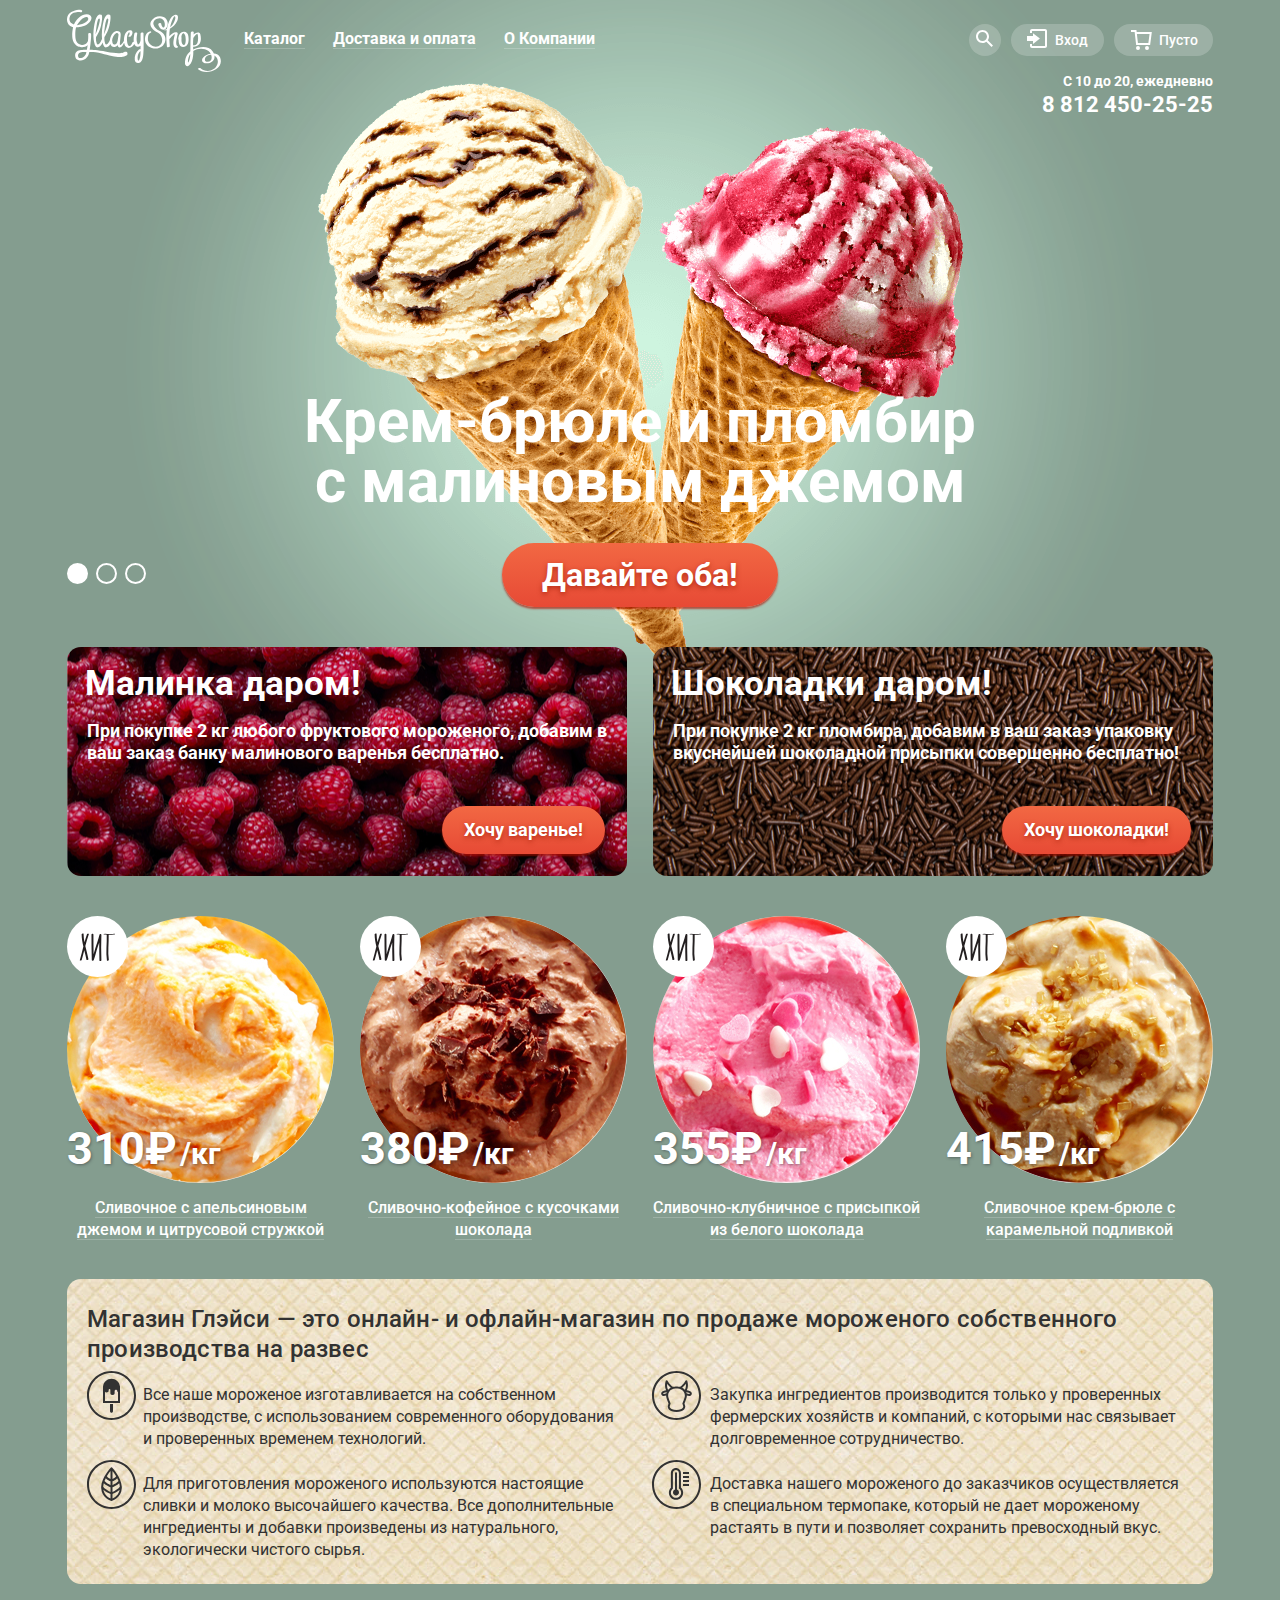
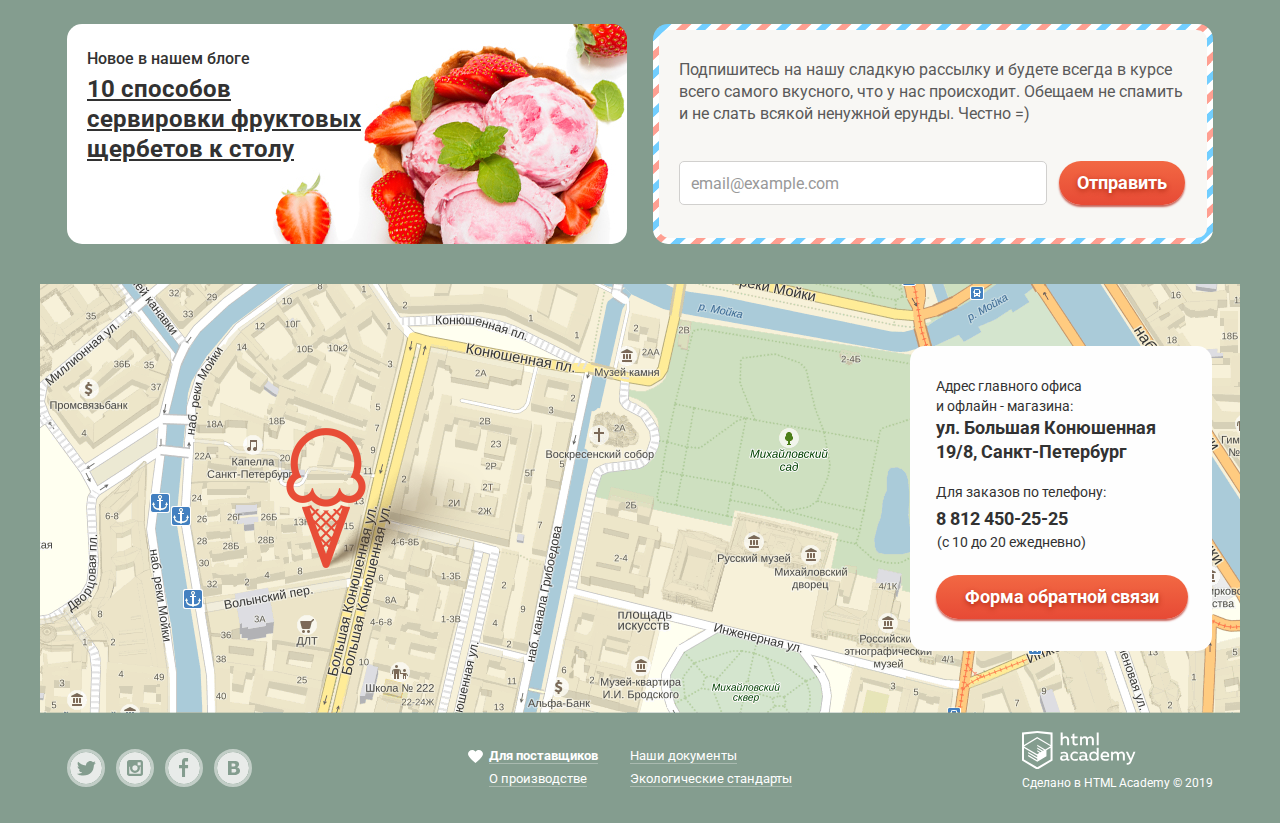
<file: index.html>
<!DOCTYPE html>
<html lang="ru">

<head>
  <meta charset="utf-8">
  <title>HTML Academy: Глейси</title>
  <link href="https://fonts.googleapis.com/css?family=Roboto:400,500,700&display=swap&subset=cyrillic" rel="stylesheet">
  <link href="css/normalize.min.css" rel="stylesheet">
  <link href="css/style.min.css" rel="stylesheet">
</head>

<body>
  <input class="visually-hidden" type="radio" id="product-1" name="toggle" checked>
  <input class="visually-hidden" type="radio" id="product-2" name="toggle">
  <input class="visually-hidden" type="radio" id="product-3" name="toggle">

  <div class="site-wrapper">

    <header>
      <div class="header-wrapper">
        <nav class="main-navigation">

          <div class="main-logo-container">
            <img src="img/main-logo.svg" class="main-logo" alt="Логотип интернет-магазина Gllacy" width="154"
              height="64">
          </div>

          <ul class="site-navigation">
            <li class="site-navigation-catalog"><a href="catalog.html" class="site-navigation-item">Каталог</a>
              <!--ВЫПАДАЮЩЕЕ ПОДМЕНЮ КАТАЛОГА-->
              <ul class="menu-catalog">
                <li><a href="#" class="menu-catalog-item new-item">Новинки</a></li>
                <li><a href="catalog.html" class="menu-catalog-item">Сливочное</a></li>
                <li><a href="#" class="menu-catalog-item">Щербеты</a></li>
                <li><a href="#" class="menu-catalog-item">Фруктовый лёд</a></li>
                <li><a href="#" class="menu-catalog-item menu-catalog-item-last">Мелорин</a></li>
              </ul>
            </li>
            <li><a href="#" class="site-navigation-item">Доставка и оплата</a></li>
            <li><a href="#" class="site-navigation-item">О Компании</a></li>
          </ul>
          <ul class="user-navigation">
            <li>
              <!--ФОРМА ПОИСКА-->
              <div class="search">
                <h2 class="visually-hidden">Форма поиска</h2>
                <a href="#" class="user-navigation-item">
                  <svg width="17" height="17" viewBox="0 0 17 17">
                    <path d="M16.958,15.527L11.75,10.32C12.533,9.247,13,7.93,13,6.5C13,2.91,10.09,0,6.5,0S0,2.91,0,6.5
		S2.91,13,6.5,13c1.438,0,2.763-0.473,3.839-1.263l5.205,5.204L16.958,15.527z M6.5,11C4.019,11,2,8.981,2,6.5S4.019,2,6.5,2
		S11,4.019,11,6.5S8.981,11,6.5,11z" />
                  </svg></a>
                <div class="search-form">
                  <form action="https://echo.htmlacademy.ru" method="post">

                    <label for="search"></label>
                    <input type="search" id="search" placeholder="Крем-брюле">

                    <button type="submit" class="visually-hidden"></button>
                  </form>
                </div>
              </div>
            </li>

            <li>
              <!--ВХОД В ЛИЧНЫЙ КАБИНЕТ-->
              <div class="user-account">
                <h2 class="visually-hidden">Вход в личный кабинет</h2>
                <a href="#" class="user-navigation-item">
                  <svg width="21" height="19" viewBox="0 0 21 19">
                    <polygon points="6,14.875 12.917,9.5 6,4.125 6,7.042 -0.042,7.042 -0.042,11.959 6,11.959 " />
                    <path
                      d="M18,0H5C3.9,0,3,0.9,3,2v2h2V2h13v15H5v-2H3v2c0,1.1,0.9,2,2,2h13c1.1,0,2-0.9,2-2V2C20,0.9,19.1,0,18,0z" />
                  </svg>Вход</a>
                <div class="login-form">
                  <form action="https://echo.htmlacademy.ru" method="post">
                    <input type="email" name="login" placeholder="email@example.com">
                    <input type="password" name="password" placeholder="••••••••">
                    <button type="button" class="button login-button">Войти</button>
                  </form>
                  <div class="login-link">
                    <a href="#">Забыли пароль?</a>
                    <a href="#">Новая регистрация</a>
                  </div>
                </div>
              </div>
            </li>

            <li>
              <!--КОРЗИНА-->
              <div class="cart">
                <h2 class="visually-hidden">Корзина</h2>
                <a href="#" class="user-navigation-item empty-cart">
                  <svg width="21" height="20" viewBox="0 0 21 20">
                    <path
                      d="M5.657,2.031L5.422,0H0v2h3.64l1.5,13h13.988l1.699-12.969H5.657z M17.372,13H6.922L5.888,4.031h12.66L17.372,13z" />
                    <circle cx="6.984" cy="18" r="2" />
                    <circle cx="15.984" cy="18" r="2" />
                  </svg>Пусто</a>
              </div>
            </li>
          </ul>

        </nav>

        <div class="working-time-index-container">
          <div class="working-time">
            <span>С 10 до 20, ежедневно</span>
            <span><a href="tel:+88124502525">8 812 450-25-25</a></span>
          </div>
        </div>

      </div>
    </header>

    <main>
      <div class="page-wrapper">

        <section class="slider">
          <h1 class="visually-hidden">интернет-магазин Gllacy</h1>
          <div class="slider-controls">
            <label for="product-1">Первый</label>
            <label for="product-2">Второй</label>
            <label for="product-3">Третий</label>
          </div>
          <ul class="slider-list">
            <li class="slider-item slide" id="slide1">
              <h3 class="slider-title">
                Крем-брюле и пломбир с малиновым джемом
              </h3>
              <a class="button slider-button" href="#">Давайте оба!</a>
            </li>
            <li class="slider-item slide" id="slide2">
              <h3 class="slider-title">
                Шоколадный пломбир и лимонный сорбет
              </h3>
              <a class="button slider-button" href="#">Давайте оба!</a>
            </li>
            <li class="slider-item slide" id="slide3">
              <h3 class="slider-title">
                Пломбир с помадкой и клубничный щербет
              </h3>
              <a class="button slider-button" href="#">Давайте оба!</a>
            </li>
          </ul>
        </section>

        <div class="action-wrapper">
          <article class="action action-raspberry info">
            <h1 class="action-title">Малинка даром!</h1>
            <p class="action-description">
              При покупке 2 кг любого фруктового мороженого, добавим в ваш заказ
              банку малинового варенья бесплатно.
            </p>
            <a href="#" class="button raspberry-button">Хочу варенье!</a>
          </article>

          <article class="action action-choko info">
            <h1 class="action-title">Шоколадки даром!</h1>
            <p class="action-description">
              При покупке 2 кг пломбира, добавим в ваш заказ упаковку вкуснейшей
              шоколадной присыпки совершенно бесплатно!
            </p>
            <a href="#" class="button choko-button">Хочу шоколадки!</a>
          </article>
        </div>

        <section class="hits">
          <h2 class="visually-hidden">Наши хиты</h2>
          <ul class="catalog-list">
            <li class="card-item">
              <img src="img/creamy-orange.jpg" alt="Сливочное с апельсиновым джемом и цитрусовой стружкой" width="267"
                height="267">
              <div class="ice-cream-price">
                <span>310&#8381;</span><span class="kilo">/кг</span>
              </div>
              <p>
                <a href="#" class="catalog-item">Сливочное с апельсиновым джемом и цитрусовой стружкой</a>
              </p>
              <button type="button" class="button quick-view-button">Быстрый просмотр</button>
            </li>
            <li class="card-item">
              <img src="img/creamy-coffee.jpg" alt="Сливочно-кофейное с кусочками шоколада" width="267" height="267">
              <div class="ice-cream-price">
                <span>380&#8381;</span><span class="kilo">/кг</span>
              </div>
              <p>
                <a href="#" class="catalog-item">Сливочно-кофейное с кусочками шоколада</a>
              </p>
              <button type="button" class="button quick-view-button">Быстрый просмотр</button>
            </li>
            <li class="card-item">
              <img src="img/creamy-strawberry.jpg" alt="Сливочно-клубничное с присыпкой из белого шоколада" width="267"
                height="267">
              <div class="ice-cream-price">
                <span>355&#8381;</span><span class="kilo">/кг</span>
              </div>
              <p>
                <a href="#" class="catalog-item">Сливочно-клубничное с присыпкой из белого шоколада</a>
              </p>
              <button type="button" class="button quick-view-button">Быстрый просмотр</button>
            </li>
            <li class="card-item">
              <img src="img/creme-brulee.jpg" alt="Сливочное крем-брюле с карамельной подливкой" width="267"
                height="267">
              <div class="ice-cream-price">
                <span>415&#8381;</span><span class="kilo">/кг</span>
              </div>
              <p>
                <a href="#" class="catalog-item">Сливочное крем-брюле с карамельной подливкой</a>
              </p>
              <button type="button" class="button quick-view-button">Быстрый просмотр</button>
            </li>
          </ul>
        </section>

        <section class="about">
          <h2>
            Магазин Глэйси — это онлайн- и офлайн-магазин по продаже мороженого
            собственного производства на развес
          </h2>
          <ul class="feature-list">
            <li class="feature production">
              Все наше мороженое изготавливается на собственном производстве, с
              использованием современного оборудования и проверенных временем
              технологий.
            </li>
            <li class="feature suppliers">
              Закупка ингредиентов производится только у проверенных фермерских
              хозяйств и компаний, с которыми нас связывает долговременное
              сотрудничество.
            </li>
            <li class="feature components">
              Для приготовления мороженого используются настоящие сливки и молоко
              высочайшего качества. Все дополнительные ингредиенты и добавки
              произведены из натурального, экологически чистого сырья.
            </li>
            <li class="feature transportation">
              Доставка нашего мороженого до заказчиков осуществляется в
              специальном термопаке, который не дает мороженому растаять в пути и
              позволяет сохранить превосходный вкус.
            </li>
          </ul>
        </section>

        <div class="info-wrapper">
          <article class="news">
            <h1 class="news-title">Новое в нашем блоге</h1>
            <a href="#">10 способов сервировки фруктовых щербетов к столу</a>
          </article>

          <section class="mailing">
            <div class="mailing-container">
              <h2 class="visually-hidden">Подписка на рассылку</h2>
              <p>
                Подпишитесь на нашу сладкую рассылку и будете всегда в курсе всего
                самого вкусного, что у нас происходит. Обещаем не спамить и не слать
                всякой ненужной ерунды. Честно =)
              </p>
              <div class="subscribe-form">
                <form action="https://echo.htmlacademy.ru" method="post">
                  <input type="email" placeholder="email@example.com" required>
                  <button type="submit" class="button mailing-button">Отправить</button>
                </form>
              </div>
            </div>
          </section>
        </div>

      </div>

      <section class="address">
        <h2 class="visually-hidden">Наши контакты</h2>

        <iframe
          src="https://www.google.com/maps/embed?pb=!1m18!1m12!1m3!1d2826.4326645986766!2d30.324025639833913!3d59.938950160497924!2m3!1f0!2f0!3f0!3m2!1i1024!2i768!4f13.1!3m3!1m2!1s0x4696310fca5ba729%3A0xea9c53d4493c879f!2z0JHQvtC70YzRiNCw0Y8g0JrQvtC90Y7RiNC10L3QvdCw0Y8g0YPQuy4sIDE5LCDQodCw0L3QutGCLdCf0LXRgtC10YDQsdGD0YDQsywgMTkxMTg2!5e0!3m2!1sru!2sru!4v1582551754712!5m2!1sru!2sru"
          allowfullscreen=""></iframe>

        <div class="map">
          <div class="contacts">
            <p class="contacts-address"><span>Адрес главного офиса и офлайн - магазина:</span>ул. Большая Конюшенная
              19/8,
              Санкт-Петербург</p>
            <p class="contacts-phone"><span>Для заказов по телефону:</span><a href="tel:+88124502525">8 812
                450-25-25</a><span>(с 10 до 20
                ежедневно)</span></p>
            <a href="#" class="button feedback-button">Форма обратной связи</a>
          </div>
        </div>

      </section>

      <!--ДИАЛОГОВОЕ ОКНО ФОРМА ОБРАТНОЙ СВЯЗИ-->
      <div class="modal-dialog">
        <div class="form-wrapper">
          <h2 class="visually-hidden">Обратная связь</h2>
          <h3 class="feedback-title">Мы обязательно вам ответим!</h3>
          <form action="https://echo.htmlacademy.ru" method="post" class="feedback-form">
            <label for="name"><input id="name" type="text" name="userName" value="" placeholder="Имя Фамилия"></label>
            <label for="email"><input id="email" type="email" name="userEmail" value=""
                placeholder="email@example.com"></label>
            <textarea cols="35" rows="5" placeholder="В свободной форме" name="userMessage"></textarea>
            <button type="submit" class="button feedbacksend-button">Отправить</button>
          </form>
          <button type="button" class="modal-close"></button>
        </div>
      </div>
    </main>

    <footer>
      <div class="footer-wrapper">
        <ul class="social-list">
          <li>
            <a href="https://twitter.com/" aria-label="twitter" class="social-icon">
              <svg width="32" height="32" viewBox="0 0 32 32">
                <path
                  d="M16,0C7.164,0,0,7.164,0,16c0,8.837,7.164,16,16,16c8.837,0,16-7.163,16-16C32,7.164,24.837,0,16,0z
		 M23.944,12.809c-0.251,6.516-3.463,10.832-10.992,10.702c-0.14,0-0.205,0-0.233,0c-0.015,0-0.021,0-0.021,0
		c-0.029,0-0.094,0-0.232,0c-0.447,0-4.543-0.443-5.344-1.823c2.479,0.19,4.247-0.406,5.12-1.136
		c-1.048-0.289-2.923-0.461-3.251-2.848c0.384,0.104,0.618,0.221,1.299,0.113c-1.307-0.824-2.758-1.519-2.679-3.643
		c0.311,0.317,1.164,0.518,1.46,0.457c-0.768-0.233-2.149-3.244-0.974-4.781c1.984,1.79,4.075,3.482,7.804,3.643
		c0.227-2.214,1.24-3.699,3.168-4.325c1.84-0.479,3.255,0.26,3.901,1.138c0.737-0.224,1.453-0.466,2.193-0.685
		c-0.004,0.833-0.569,1.463-0.935,1.709c0.747,0.165,1.423-0.475,1.423-0.475C25.467,11.818,24.557,12.58,23.944,12.809z" />
              </svg>
            </a>
          </li>

          <li>
            <a href="https://instagram.com/" aria-label="instagram" class="social-icon">
              <svg width="32" height="32" viewBox="0 0 32 32">
                <path
                  d="M20.916,16c0,2.728-2.211,4.938-4.938,4.938S11.039,18.728,11.039,16c0-0.394,0.051-0.773,0.138-1.14h-0.897v6.838h11.396V14.86h-0.897C20.865,15.227,20.916,15.606,20.916,16z" />
                <path
                  d="M15.978,18.659c1.466,0,2.659-1.193,2.659-2.659s-1.193-2.659-2.659-2.659c-1.466,0-2.659,1.193-2.659,2.659S14.511,18.659,15.978,18.659z" />
                <rect x="18.637" y="10.302" width="3.039" height="3.039" />
                <path
                  d="M16,0C7.164,0,0,7.164,0,16c0,8.837,7.164,16,16,16c8.837,0,16-7.163,16-16C32,7.164,24.837,0,16,0zM23.955,21.698c0,1.254-1.025,2.279-2.279,2.279H10.279C9.026,23.978,8,22.952,8,21.698V10.302c0-1.253,1.026-2.279,2.279-2.279h11.396c1.254,0,2.279,1.026,2.279,2.279V21.698z" />
              </svg>
            </a>
          </li>
          <li>
            <a href="https://facebook.com/" aria-label="facebook" class="social-icon">
              <svg width="32" height="32" viewBox="0 0 32 32">
                <path d="M16,0C7.164,0,0,7.163,0,16s7.164,16,16,16c8.837,0,16-7.164,16-16S24.837,0,16,0z M20.062,9.455h-3.021
	v3.444h3.021v3.445h-3.021v8.61h-3.021v-8.61H11v-3.445h3.021V9.455c0-1.902,1.353-3.445,3.021-3.445h3.021V9.455z" />
              </svg>
            </a>
          </li>

          <li>
            <a href="https://vk.com/" aria-label="vkontakte" class="social-icon">
              <svg width="32" height="32" viewBox="0 0 32 32">
                <path d="M16.637,14.495c0.402-0.019,0.719-0.082,0.951-0.188c0.326-0.145,0.54-0.33,0.641-0.559
		c0.101-0.229,0.15-0.496,0.15-0.797c0-0.232-0.058-0.465-0.174-0.697c-0.116-0.232-0.322-0.405-0.617-0.517
		c-0.264-0.1-0.592-0.155-0.984-0.165c-0.392-0.009-0.943-0.014-1.652-0.014h-0.339v2.965h0.565
		C15.749,14.523,16.235,14.514,16.637,14.495z" />
                <path d="M18.118,17.084c-0.282-0.081-0.672-0.125-1.166-0.132c-0.494-0.006-1.012-0.009-1.55-0.009h-0.79v3.493
		h0.264c1.014,0,1.74-0.003,2.18-0.009c0.438-0.007,0.843-0.088,1.212-0.245c0.377-0.157,0.633-0.364,0.774-0.625
		s0.214-0.562,0.214-0.9c0-0.446-0.088-0.788-0.261-1.03C18.825,17.386,18.531,17.204,18.118,17.084z" />
                <path
                  d="M16,0C7.164,0,0,7.164,0,16c0,8.837,7.164,16,16,16c8.837,0,16-7.163,16-16C32,7.164,24.837,0,16,0z
		 M22.602,20.531c-0.273,0.533-0.646,0.976-1.124,1.327c-0.552,0.415-1.161,0.71-1.823,0.886s-1.501,0.264-2.519,0.264h-6.121V8.987
		h5.443c1.13,0,1.957,0.038,2.48,0.113c0.524,0.076,1.045,0.242,1.561,0.5c0.533,0.27,0.929,0.632,1.189,1.087
		c0.26,0.455,0.392,0.975,0.392,1.558c0,0.678-0.179,1.278-0.536,1.795c-0.358,0.518-0.863,0.92-1.517,1.208v0.075
		c0.917,0.182,1.642,0.559,2.179,1.13c0.537,0.571,0.807,1.325,0.807,2.261C23.013,19.392,22.875,19.997,22.602,20.531z" />
              </svg>
            </a>
          </li>
        </ul>

        <ul class="footer-menu">
          <li>
            <p>
              <a href="#">Для поставщиков</a>
            </p>
          </li>
          <li>
            <p>
              <a href="#">Наши документы</a>
            </p>
          </li>
          <li>
            <p>
              <a href="#">О производстве</a>
            </p>
          </li>
          <li>
            <p>
              <a href="#">Экологические стандарты</a>
            </p>
          </li>
        </ul>

        <div class="copyright">
          <div class="footer-logo-container">
            <a href="https://htmlacademy.ru/intensive/htmlcss"><img src="img/logo-htmlacademy.svg"
                alt="Лого HTMLacademy" width="120" height="39"></a>
          </div>

          <p>
            Сделано в&nbsp;<a href="https://htmlacademy.ru/intensive/htmlcss">HTML Academy</a>&nbsp;© 2019
          </p>
        </div>
      </div>
    </footer>

  </div>

  <script src="js/script.min.js"></script>
</body>

</html>
</file>
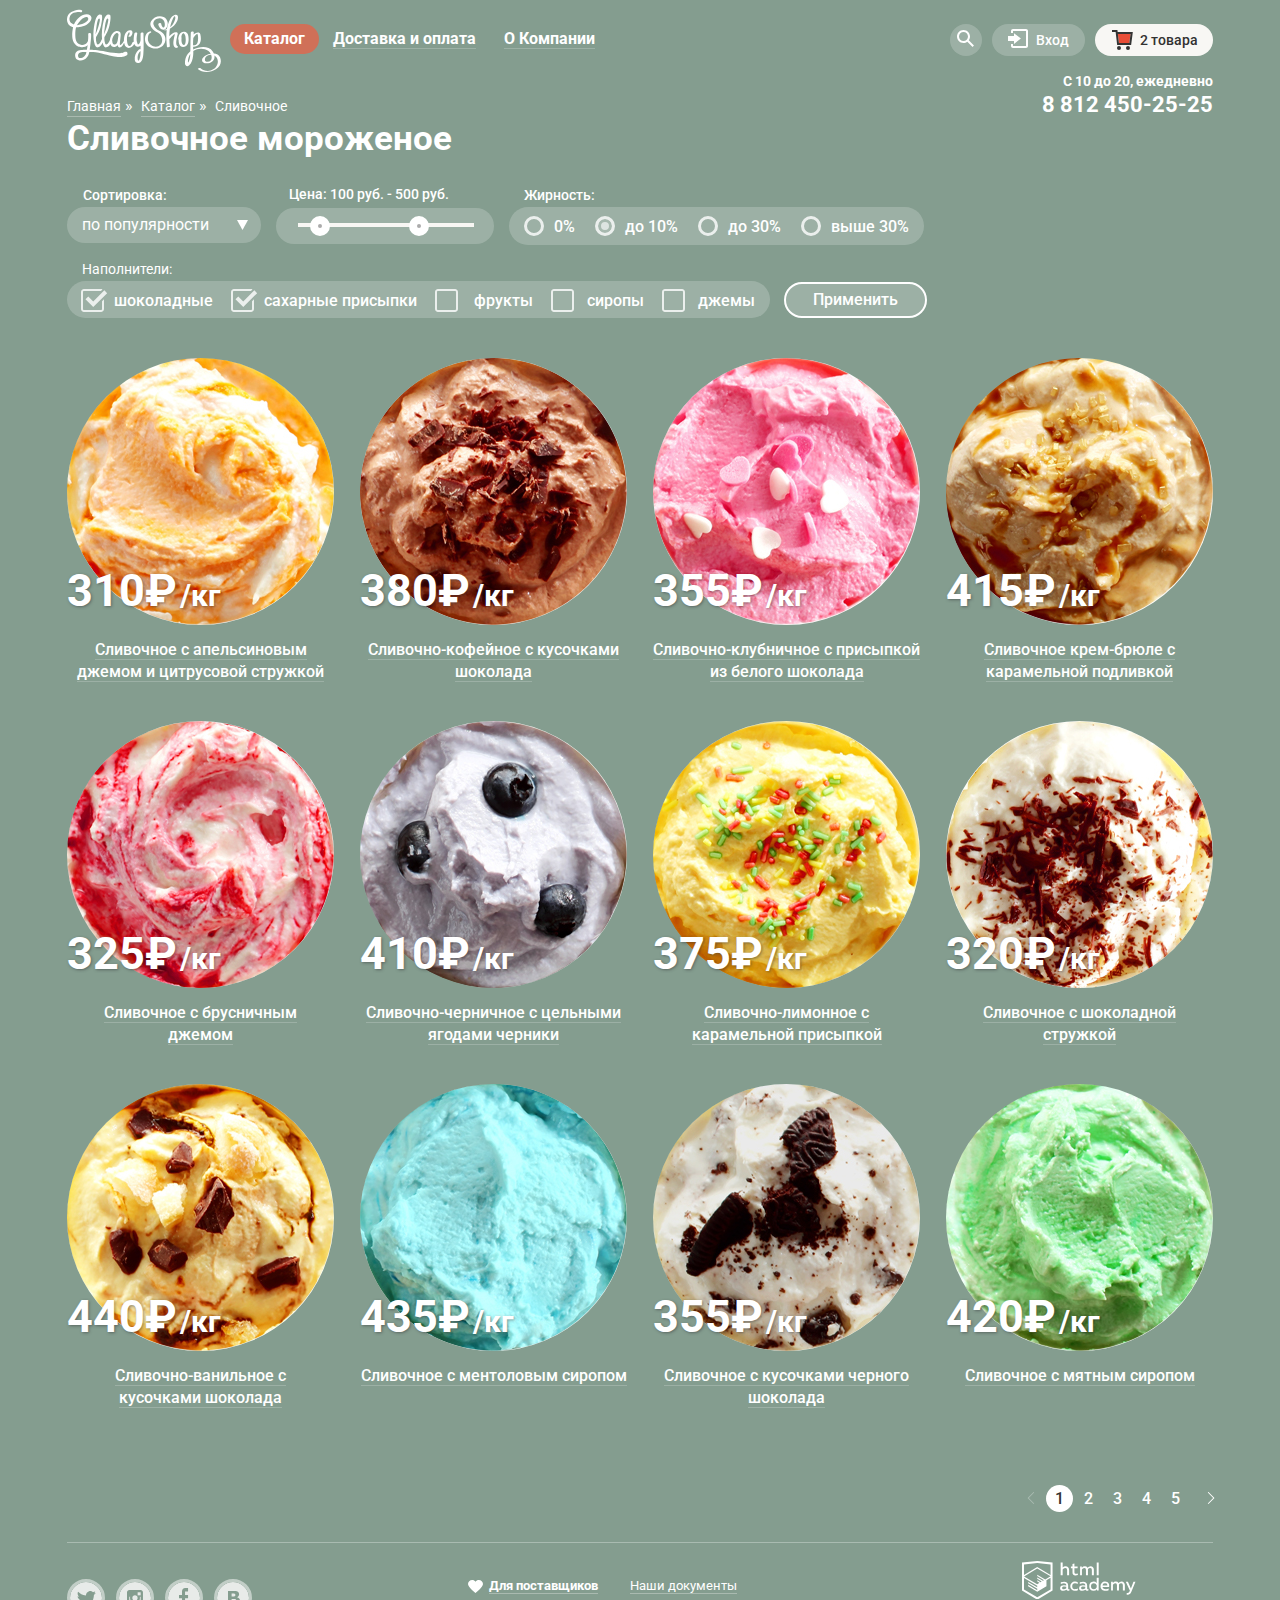
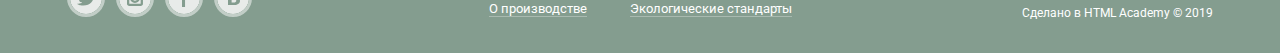
<file: catalog.html>
<!DOCTYPE html>
<html lang="ru">

<head>
  <meta charset="utf-8">
  <title>HTML Academy: Глейси</title>
  <link href="https://fonts.googleapis.com/css?family=Roboto:400,500,700&display=swap&subset=cyrillic" rel="stylesheet">
  <link href="css/normalize.min.css" rel="stylesheet">
  <link href="css/style.min.css" rel="stylesheet">
</head>

<body>
  <div class="header-wrapper">
    <header>
      <nav class="main-navigation main-navigation-catalog">
        <div class="main-logo-container">
          <a href="index.html">
            <img src="img/main-logo.svg" alt="Логотип интернет-магазина Gllaсy" width="154" height="64">
          </a>
        </div>
        <ul class="site-navigation">
          <li class="site-navigation-catalog"><a href="catalog.html" class="navigation-current">Каталог</a>
            <!--ВЫПАДАЮЩЕЕ ПОДМЕНЮ КАТАЛОГА-->
            <ul class="menu-catalog">
              <li><a href="#" class="menu-catalog-item new-item">Новинки</a></li>
              <li><a href="catalog.html" class="menu-catalog-item catalog-current">Сливочное</a></li>
              <li><a href="#" class="menu-catalog-item">Щербеты</a></li>
              <li><a href="#" class="menu-catalog-item">Фруктовый лёд</a></li>
              <li><a href="#" class="menu-catalog-item menu-catalog-item-last">Мелорин</a></li>
            </ul>
          </li>
          <li><a href="#" class="site-navigation-item">Доставка и оплата</a></li>
          <li><a href="#" class="site-navigation-item">О Компании</a></li>
        </ul>

        <ul class="user-navigation">
          <li>
            <!--ФОРМА ПОИСКА-->
            <div class="search">
              <h2 class="visually-hidden">Форма поиска</h2>
              <a href="#" class="user-navigation-item" aria-label="search">
                <svg width="17" height="17" viewBox="0 0 17 17">
                  <path d="M16.958,15.527L11.75,10.32C12.533,9.247,13,7.93,13,6.5C13,2.91,10.09,0,6.5,0S0,2.91,0,6.5
		S2.91,13,6.5,13c1.438,0,2.763-0.473,3.839-1.263l5.205,5.204L16.958,15.527z M6.5,11C4.019,11,2,8.981,2,6.5S4.019,2,6.5,2
		S11,4.019,11,6.5S8.981,11,6.5,11z" />
                </svg></a>
              <form action="https://echo.htmlacademy.ru" method="post">
                <div class="search-form">
                  <label for="search"></label>
                  <input type="search" id="search" placeholder="Крем-брюле">
                </div>
                <button type="submit" class="visually-hidden"></button>
              </form>
            </div>
          </li>

          <li>
            <!--ВХОД В ЛИЧНЫЙ КАБИНЕТ-->
            <div class="user-account">
              <h2 class="visually-hidden">Вход в личный кабинет</h2>
              <a href="#" class="user-navigation-item">
                <svg width="21" height="19" viewBox="0 0 21 19">
                  <polygon points="6,14.875 12.917,9.5 6,4.125 6,7.042 -0.042,7.042 -0.042,11.959 6,11.959 " />
                  <path
                    d="M18,0H5C3.9,0,3,0.9,3,2v2h2V2h13v15H5v-2H3v2c0,1.1,0.9,2,2,2h13c1.1,0,2-0.9,2-2V2C20,0.9,19.1,0,18,0z" />
                </svg>Вход</a>
              <form action="https://echo.htmlacademy.ru" method="post">
                <div class="login-form">
                  <input type="email" name="login" placeholder="email@example.com">
                  <input type="password" name="password" placeholder="••••••••">
                  <a href="#">Забыли пароль?</a>
                  <a href="#">Новая регистрация</a>
                  <button type="button" class="button login-button">Войти</button>
                </div>
              </form>
            </div>
          </li>

          <li>
            <!--КОРЗИНА-->
            <div class="cart">
              <h2 class="visually-hidden">Корзина</h2>
              <a href="#" class="user-navigation-item full-cart">
                <svg width="21" height="20" viewBox="0 0 21 20">
                  <polygon fill="#E84D37" points="5.888,4.031 6.922,13 17.372,13 18.548,4.031 " />
                  <circle fill="#343434" cx="6.984" cy="18" r="2" />
                  <circle fill="#343434" cx="15.984" cy="18" r="2" />
                  <path fill="#343434" d="M5.657,2.031L5.422,0H0v2h3.64l1.5,13h13.988l1.699-12.969H5.657z M17.372,13H6.922L5.888,4.031h12.66
                L17.372,13z" />
                </svg>2 товара</a>

              <form action="https://echo.htmlacademy.ru" method="post">
                <div class="cart-form">
                  <table class="order-table">
                    <tr class="item first-item">
                      <td><input type="image" src="img/x.svg" alt="удалить" width="11" height="11"></td>
                      <td>
                        <img src="img/icon-creamy-orange.png" alt="Пломбир с апельсиновым джемом" width="33"
                          height="33">
                      </td>
                      <td class="cart-item">
                        Пломбир с апельсиновым джемом
                      </td>
                      <td>1,5 кг Х <span class="price">200 руб.</span></td>
                      <td class="cost-item">300 руб.</td>
                    </tr>
                    <tr class="item second-item">
                      <td><input type="image" src="img/x.svg" alt="удалить" width="11" height="11"></td>

                      <td>
                        <img src="img/icon-creamy-strawberry.png"
                          alt="Клубничный пломбир с присыпкой из белого шоколада" width="33" height="33">
                      </td>
                      <td class="cart-item">
                        Клубничный пломбир с присыпкой из белого шоколада
                      </td>
                      <td>1,5 кг Х <span class="price">300 руб.</span></td>
                      <td class="cost-item">450 руб.</td>
                    </tr>
                  </table>
                  <table class="total-amount">
                    <tr>
                      <td>Итого: 750 руб.</td>
                    </tr>
                  </table>

                  <button type="submit" class="button sendorder-button">Оформить заказ</button>
                </div>
              </form>

            </div>
          </li>
        </ul>
      </nav>

      <div class="breadcrumbs-working-time-container">
        <ul class="breadcrumbs">
          <li><a href="index.html">Главная</a><span class="next"></span></li>
          <li><a href="#">Каталог</a><span class="next"></span></li>
          <li><a href="#" class="active">Сливочное</a></li>
        </ul>

        <div class="working-time">
          <span>С 10 до 20, ежедневно</span>
          <span><a href="tel:+88124502525">8 812 450-25-25</a></span>
        </div>
      </div>

    </header>
  </div>

  <main>
    <div class="page-wrapper">
      <h1 class="visually-hidden">интернет-магазин Gllacy</h1>
      <section class="filter">
        <h2>Сливочное мороженое</h2>
        <h2 class="visually-hidden">Фильтр и сортировка</h2>
        <div class="filter-container">
          <form action="https://echo.htmlacademy.ru" method="post">
            <div class="filter-form">
              <div class="sort-price-fat-container">

                <div class="sort">
                  <p>Сортировка:</p>
                  <svg width="11" height="10">
                    <polyline points="5.5,10 0,0 11,0" /></svg>
                  <select>
                    <option value="по популярности" selected>по популярности</option>
                    <option value="сначала недорогие">сначала недорогие</option>
                    <option value="сначала дорогие">сначала дорогие</option>
                    <option value="по жирности">по жирности</option>
                  </select>
                </div>

                <div class="price-indicator">

                  <p><label tabindex="0" for="price" class="label-price">Цена: 100 руб. - 500 руб.</label></p>
                  <input type="range" min="100" max="500" step="10" value="500" id="price">
                  <div class="input-type-range">
                    <div class="range-button-left"></div>
                    <div class="range-button-right"></div>
                  </div>

                </div>

                <div class="fat-content">
                  <fieldset class="label-fieldset">
                    <legend class="label-fat-content">Жирность:</legend>
                    <div class="container-radio">
                      <input type="radio" name="fat-content" id="fatfree" value="0%"
                        class="visually-hidden fat-content-input">
                      <label for="fatfree">0%</label>

                      <input type="radio" name="fat-content" id="10purcentfat" value="до 10%" checked
                        class="visually-hidden fat-content-input">
                      <label for="10purcentfat">до 10%</label>

                      <input type="radio" name="fat-content" id="30purcentfat" value="до 30%"
                        class="visually-hidden fat-content-input">
                      <label for="30purcentfat">до 30%</label>

                      <input type="radio" name="fat-content" id="30pluspurcentfat" value="выше 30%"
                        class="visually-hidden fat-content-input">
                      <label for="30pluspurcentfat">выше 30%</label>
                    </div>
                  </fieldset>
                </div>

              </div>

              <div class="fillings-button-container">

                <div class="fillings">
                  <fieldset class="label-fieldset">
                    <legend class="label-fillings">Наполнители:</legend>
                    <div class="container-checkbox">
                      <input type="checkbox" id="chokolate-filling" name="fillings"
                        class="visually-hidden fillings-input" checked>
                      <label for="chokolate-filling">шоколадные</label>

                      <input type="checkbox" id="sprinkles-filling" name="fillings"
                        class="visually-hidden fillings-input" checked>
                      <label for="sprinkles-filling">сахарные присыпки</label>

                      <input type="checkbox" id="fruit-filling" name="fillings" class="visually-hidden fillings-input">
                      <label for="fruit-filling">фрукты</label>

                      <input type="checkbox" id="syrups-filling" name="fillings" class="visually-hidden fillings-input">
                      <label for="syrups-filling">сиропы</label>

                      <input type="checkbox" id="jams-filling" name="fillings" class="visually-hidden fillings-input">
                      <label for="jams-filling">джемы</label>
                    </div>
                  </fieldset>
                </div>

                <button type="submit" class="filter-button">Применить</button>

              </div>

            </div>
          </form>
        </div>
      </section>

      <section class="catalog page-catalog">
        <h2 class="visually-hidden">Раздел Сливочное мороженое</h2>
        <ul class="catalog-list">
          <li class="card-item">
            <img src="img/creamy-orange.jpg" alt="Сливочное с апельсиновым джемом и цитрусовой стружкой" width="267"
              height="267">
            <div class="ice-cream-price">
              <span>310&#8381;</span><span class="kilo">/кг</span>
            </div>
            <p>
              <a href="#" class="catalog-item">Сливочное с апельсиновым джемом и цитрусовой стружкой</a>
            </p>
            <button type="button" class="button quick-view-button">Быстрый просмотр</button>
          </li>
          <li class="card-item">
            <img src="img/creamy-coffee.jpg" alt="Сливочно-кофейное с кусочками шоколада" width="267" height="267">
            <div class="ice-cream-price">
              <span>380&#8381;</span><span class="kilo">/кг</span>
            </div>
            <p>
              <a href="#" class="catalog-item">Сливочно-кофейное с кусочками шоколада</a>
            </p>
            <button type="button" class="button quick-view-button">Быстрый просмотр</button>
          </li>
          <li class="card-item">
            <img src="img/creamy-strawberry.jpg" alt="Сливочно-клубничное с присыпкой из белого шоколада" width="267"
              height="267">
            <div class="ice-cream-price">
              <span>355&#8381;</span><span class="kilo">/кг</span>
            </div>
            <p>
              <a href="#" class="catalog-item">Сливочно-клубничное с присыпкой из белого шоколада</a>
            </p>
            <button type="button" class="button quick-view-button">Быстрый просмотр</button>
          </li>
          <li class="card-item">
            <img src="img/creme-brulee.jpg" alt="Сливочное крем-брюле с карамельной подливкой" width="267" height="267">
            <div class="ice-cream-price">
              <span>415&#8381;</span><span class="kilo">/кг</span>
            </div>
            <p>
              <a href="#" class="catalog-item">Сливочное крем-брюле с карамельной подливкой</a>
            </p>
            <button type="button" class="button quick-view-button">Быстрый просмотр</button>
          </li>
          <li class="card-item">
            <img src="img/creamy-cowberry.jpg" alt="Сливочное с брусничным джемом" width="267" height="267">
            <div class="ice-cream-price">
              <span>325&#8381;</span><span class="kilo">/кг</span>
            </div>
            <p class="catalog-item-size">
              <a href="#" class="catalog-item">Сливочное с брусничным джемом</a>
            </p>
            <button type="button" class="button quick-view-button">Быстрый просмотр</button>
          </li>
          <li class="card-item">
            <img src="img/creamy-blueberry.jpg" alt="Сливочно-черничное с цельными ягодами черники" width="267"
              height="267">
            <div class="ice-cream-price">
              <span>410&#8381;</span><span class="kilo">/кг</span>
            </div>
            <p>
              <a href="#" class="catalog-item">Сливочно-черничное с цельными ягодами черники</a>
            </p>
            <button type="button" class="button quick-view-button">Быстрый просмотр</button>
          </li>
          <li class="card-item">
            <img src="img/creamy-lemon-caramel.jpg" alt="Сливочно-лимонное с карамельной присыпкой" width="267"
              height="267">
            <div class="ice-cream-price">
              <span>375&#8381;</span><span class="kilo">/кг</span>
            </div>
            <p>
              <a href="#" class="catalog-item">Сливочно-лимонное с карамельной присыпкой</a>
            </p>
            <button type="button" class="button quick-view-button">Быстрый просмотр</button>
          </li>
          <li class="card-item">
            <img src="img/creamy-choko-chips.jpg" alt="Сливочное с шоколадной стружкой" width="267" height="267">
            <div class="ice-cream-price">
              <span>320&#8381;</span><span class="kilo">/кг</span>
            </div>
            <p>
              <a href="#" class="catalog-item">Сливочное с шоколадной стружкой</a>
            </p>
            <button type="button" class="button quick-view-button">Быстрый просмотр</button>
          </li>
          <li class="card-item">
            <img src="img/creamy-vanilla.jpg" alt="Сливочно-ванильное с кусочками шоколада" width="267" height="267">
            <div class="ice-cream-price">
              <span>440&#8381;</span><span class="kilo">/кг</span>
            </div>
            <p class="catalog-item-size">
              <a href="#" class="catalog-item">Сливочно-ванильное с кусочками шоколада</a>
            </p>
            <button type="button" class="button quick-view-button">Быстрый просмотр</button>
          </li>
          <li class="card-item">
            <img src="img/creamy-menthol.jpg" alt="Сливочноe с ментоловым сиропом" width="267" height="267">
            <div class="ice-cream-price">
              <span>435&#8381;</span><span class="kilo">/кг</span>
            </div>
            <p>
              <a href="#" class="catalog-item">Сливочноe с ментоловым сиропом</a>
            </p>
            <button type="button" class="button quick-view-button">Быстрый просмотр</button>
          </li>

          <li class="card-item">
            <img src="img/creamy-blackchoko.jpg" alt="Сливочное с кусочками черного шоколада" width="267" height="267">
            <div class="ice-cream-price">
              <span>355&#8381;</span><span class="kilo">/кг</span>
            </div>
            <p>
              <a href="#" class="catalog-item">Сливочное с кусочками черного шоколада</a>
            </p>
            <button type="button" class="button quick-view-button">Быстрый просмотр</button>
          </li>
          <li class="card-item">
            <img src="img/creamy-mint.jpg" alt="Сливочное с мятным сиропом" width="267" height="267">
            <div class="ice-cream-price">
              <span>420&#8381;</span><span class="kilo">/кг</span>
            </div>
            <p>
              <a href="#" class="catalog-item">Сливочное с мятным сиропом</a>
            </p>
            <button type="button" class="button quick-view-button">Быстрый просмотр</button>
          </li>
        </ul>
      </section>

      <!--Пагинация страниц-->
      <div class="item-list">
        <ul class="pager-list">
          <li class="pager-item">
            <a href="#" title="На предыдущую страницу" class="previous"></a>
          </li>
          <li class="pager-item">
            <a href="#" title="На страницу номер 1" class="pager-current">1</a>
          </li>
          <li class="pager-item">
            <a href="#" title="На страницу номер 2">2</a>
          </li>
          <li class="pager-item">
            <a href="#" title="На страницу номер 3">3</a>
          </li>
          <li class="pager-item">
            <a href="#" title="На страницу номер 4">4</a>
          </li>
          <li class="pager-item">
            <a href="#" title="На страницу номер 5">5</a>
          </li>
          <li class="pager-item pager-item-last">
            <a href="#" title="На следующую страницу" class="last"></a>
          </li>
        </ul>
      </div>

    </div>
  </main>

  <footer>
    <div class="footer-wrapper">
      <div class="social-wrapper">
        <ul class="social-list">
          <li>
            <a href="https://twitter.com/" aria-label="twitter" class="social-icon">
              <svg width="32" height="32" viewBox="0 0 32 32">
                <path
                  d="M16,0C7.164,0,0,7.164,0,16c0,8.837,7.164,16,16,16c8.837,0,16-7.163,16-16C32,7.164,24.837,0,16,0z
		 M23.944,12.809c-0.251,6.516-3.463,10.832-10.992,10.702c-0.14,0-0.205,0-0.233,0c-0.015,0-0.021,0-0.021,0
		c-0.029,0-0.094,0-0.232,0c-0.447,0-4.543-0.443-5.344-1.823c2.479,0.19,4.247-0.406,5.12-1.136
		c-1.048-0.289-2.923-0.461-3.251-2.848c0.384,0.104,0.618,0.221,1.299,0.113c-1.307-0.824-2.758-1.519-2.679-3.643
		c0.311,0.317,1.164,0.518,1.46,0.457c-0.768-0.233-2.149-3.244-0.974-4.781c1.984,1.79,4.075,3.482,7.804,3.643
		c0.227-2.214,1.24-3.699,3.168-4.325c1.84-0.479,3.255,0.26,3.901,1.138c0.737-0.224,1.453-0.466,2.193-0.685
		c-0.004,0.833-0.569,1.463-0.935,1.709c0.747,0.165,1.423-0.475,1.423-0.475C25.467,11.818,24.557,12.58,23.944,12.809z" />
              </svg>
            </a>
          </li>
          <li>
            <a href="https://instagram.com/" aria-label="instagram" class="social-icon">
              <svg width="32" height="32" viewBox="0 0 32 32">
                <path
                  d="M20.916,16c0,2.728-2.211,4.938-4.938,4.938S11.039,18.728,11.039,16c0-0.394,0.051-0.773,0.138-1.14h-0.897v6.838h11.396V14.86h-0.897C20.865,15.227,20.916,15.606,20.916,16z" />
                <path
                  d="M15.978,18.659c1.466,0,2.659-1.193,2.659-2.659s-1.193-2.659-2.659-2.659c-1.466,0-2.659,1.193-2.659,2.659S14.511,18.659,15.978,18.659z" />
                <rect x="18.637" y="10.302" width="3.039" height="3.039" />
                <path
                  d="M16,0C7.164,0,0,7.164,0,16c0,8.837,7.164,16,16,16c8.837,0,16-7.163,16-16C32,7.164,24.837,0,16,0zM23.955,21.698c0,1.254-1.025,2.279-2.279,2.279H10.279C9.026,23.978,8,22.952,8,21.698V10.302c0-1.253,1.026-2.279,2.279-2.279h11.396c1.254,0,2.279,1.026,2.279,2.279V21.698z" />
              </svg>
            </a>
          </li>
          <li>
            <a href="https://facebook.com/" aria-label="facebook" class="social-icon">
              <svg width="32" height="32" viewBox="0 0 32 32">
                <path d="M16,0C7.164,0,0,7.163,0,16s7.164,16,16,16c8.837,0,16-7.164,16-16S24.837,0,16,0z M20.062,9.455h-3.021
	v3.444h3.021v3.445h-3.021v8.61h-3.021v-8.61H11v-3.445h3.021V9.455c0-1.902,1.353-3.445,3.021-3.445h3.021V9.455z" />
              </svg>
            </a>
          </li>
          <li><a href="https://vk.com/" aria-label="vkontakte" class="social-icon">
              <svg width="32" height="32" viewBox="0 0 32 32">
                <path d="M16.637,14.495c0.402-0.019,0.719-0.082,0.951-0.188c0.326-0.145,0.54-0.33,0.641-0.559
  c0.101-0.229,0.15-0.496,0.15-0.797c0-0.232-0.058-0.465-0.174-0.697c-0.116-0.232-0.322-0.405-0.617-0.517
  c-0.264-0.1-0.592-0.155-0.984-0.165c-0.392-0.009-0.943-0.014-1.652-0.014h-0.339v2.965h0.565
  C15.749,14.523,16.235,14.514,16.637,14.495z" />
                <path d="M18.118,17.084c-0.282-0.081-0.672-0.125-1.166-0.132c-0.494-0.006-1.012-0.009-1.55-0.009h-0.79v3.493
  h0.264c1.014,0,1.74-0.003,2.18-0.009c0.438-0.007,0.843-0.088,1.212-0.245c0.377-0.157,0.633-0.364,0.774-0.625
  s0.214-0.562,0.214-0.9c0-0.446-0.088-0.788-0.261-1.03C18.825,17.386,18.531,17.204,18.118,17.084z" />
                <path
                  d="M16,0C7.164,0,0,7.164,0,16c0,8.837,7.164,16,16,16c8.837,0,16-7.163,16-16C32,7.164,24.837,0,16,0z
   M22.602,20.531c-0.273,0.533-0.646,0.976-1.124,1.327c-0.552,0.415-1.161,0.71-1.823,0.886s-1.501,0.264-2.519,0.264h-6.121V8.987
  h5.443c1.13,0,1.957,0.038,2.48,0.113c0.524,0.076,1.045,0.242,1.561,0.5c0.533,0.27,0.929,0.632,1.189,1.087
  c0.26,0.455,0.392,0.975,0.392,1.558c0,0.678-0.179,1.278-0.536,1.795c-0.358,0.518-0.863,0.92-1.517,1.208v0.075
  c0.917,0.182,1.642,0.559,2.179,1.13c0.537,0.571,0.807,1.325,0.807,2.261C23.013,19.392,22.875,19.997,22.602,20.531z" />
              </svg>
            </a>
          </li>
        </ul>
      </div>

      <ul class="footer-menu">
        <li><a href="#">Для поставщиков</a></li>
        <li><a href="#">Наши документы</a></li>
        <li><a href="#">О производстве</a></li>
        <li><a href="#">Экологические стандарты</a></li>
      </ul>

      <div class="copyright">
        <div class="footer-logo-container">
          <a href="https://htmlacademy.ru/intensive/htmlcss"><img src="img/logo-htmlacademy.svg" alt="Лого HTMLacademy"
              width="120" height="39"></a>
        </div>

        <p>
          Сделано в&nbsp;<a href="https://htmlacademy.ru/intensive/htmlcss">HTML Academy</a>&nbsp;© 2019
        </p>
      </div>
    </div>
  </footer>
</body>

</html>
</file>
<file: css/style.min.css>
html{-webkit-box-sizing:border-box;box-sizing:border-box}*,*::before,*::after{-webkit-box-sizing:inherit;box-sizing:inherit}.visually-hidden{position:absolute;width:1px;height:1px;margin:-1px;border:0;padding:0;clip:rect(0 0 0 0);overflow:hidden}body{margin:0;padding:0;font-family:"Roboto","Arial",sans-serif;font-size:16px;line-height:22px;font-weight:400;color:#fff;background-color:#849d8f}a{text-decoration:none}.button{font-size:18px;line-height:24px;font-weight:700;color:#fff;background:#f26843;background:-o-linear-gradient(top,#f26843 0%,#e74a35 100%);background:-webkit-gradient(linear,left top,left bottom,from(#f26843),to(#e74a35));background:linear-gradient(to bottom,#f26843 0%,#e74a35 100%);-webkit-box-shadow:0 2px 2px rgba(172,16,0,.64);box-shadow:0 2px 2px rgba(172,16,0,.64);text-shadow:0 2px 5px rgba(160,32,11,.76);border-radius:50px;border:none;text-align:center}.button:hover,.button:focus{background:-o-linear-gradient(top,#f58669 0%,#ec6f5e 100%);background:-webkit-gradient(linear,left top,left bottom,from(#f58669),to(#ec6f5e));background:linear-gradient(to bottom,#f58669 0%,#ec6f5e 100%);-webkit-box-shadow:0 2px 2px rgba(172,16,0,1);box-shadow:0 2px 2px rgba(172,16,0,1)}.button:active{background:-o-linear-gradient(top,#d84732 0%,#e1613e 100%);background:-webkit-gradient(linear,left top,left bottom,from(#d84732),to(#e1613e));background:linear-gradient(to bottom,#d84732 0%,#e1613e 100%);-webkit-box-shadow:inset 0 2px 2px rgba(172,16,0,1);box-shadow:inset 0 2px 2px rgba(172,16,0,1)}.main-navigation ul,.catalog-list,.feature-list,.footer-menu,.social-list,.breadcrumbs,.menu-sort,.pager-list{list-style:none}img{max-width:100%;height:auto}.header-wrapper{position:relative;width:1200px;margin:0 auto;padding:0 27px}.main-navigation{display:-webkit-box;display:-ms-flexbox;display:flex;-ms-flex-wrap:wrap;flex-wrap:wrap;padding-top:9px;-webkit-box-orient:horizontal;-webkit-box-direction:normal;-ms-flex-direction:row;flex-direction:row}.main-navigation-catalog{padding-bottom:0}.main-logo-container{width:154px;height:64px}.site-navigation{display:-webkit-box;display:-ms-flexbox;display:flex;-ms-flex-wrap:wrap;flex-wrap:wrap;margin-left:9px;margin-top:15px;margin-bottom:0;margin-right:auto;padding-left:0;padding-bottom:2px;max-width:500px;-ms-flex-item-align:start;align-self:flex-start}.site-navigation-item{font-size:16px;font-weight:700;line-height:18px;color:#fff;padding:6px 14px;border-radius:50px;background-color:transparent;display:inline-block;vertical-align:baseline}.site-navigation-catalog,.user-account,.search .user-navigation-item,.cart{position:relative}.site-navigation-catalog::before,.user-account::before,.search .user-navigation-item::before,.cart::before{content:"";position:absolute;top:70%;width:100px;height:20px}.site-navigation-catalog::before{left:-5px}.search .user-navigation-item::before{left:-2px;width:30px}.user-account::before{left:15px;width:80px}.cart::before{left:10px}.site-navigation-item::after{content:"";display:block;border-bottom:1px solid rgba(255,255,255,.2)}.site-navigation-item:hover,.site-navigation-item:focus{background-color:#f7f6f3;color:#323232;text-decoration:none}.site-navigation-catalog:hover .menu-catalog{display:block;z-index:10}.search:hover .search-form{display:block;z-index:10}.user-account:hover .login-form{display:block;z-index:10}.cart:hover .cart-form{display:block;z-index:10}.sort:hover .menu-sort{display:block;z-index:10}.site-navigation-catalog:hover>a{background-color:#f7f6f3;color:#323232}.site-navigation-item:active,.navigation-current:active{background-color:rgba(248,247,244,.9);-webkit-box-shadow:inset 0 2px 1px 0 #696969;box-shadow:inset 0 2px 1px 0 #696969}.menu-catalog{background-color:#f8f7f4;padding-left:0;border-radius:5px;-webkit-box-shadow:0 20px 20px 0 rgba(0,0,0,.4);box-shadow:0 20px 20px 0 rgba(0,0,0,.4);position:absolute;display:none;top:35px;left:-6px;z-index:11}.menu-catalog-item{font-size:14px;line-height:16px;color:#323232;text-decoration:none;padding-top:11px;padding-bottom:4px;padding-left:20px;padding-right:18px;display:block;min-width:143px}.menu-catalog-item-last{padding-bottom:11px;border-radius:0 0 5px 5px}.menu-catalog-item:hover,.menu-catalog-item:focus{background-color:#fbded7}.menu-catalog-item:active{background-color:#f6b5a5;-webkit-box-shadow:none;box-shadow:none}.menu-catalog .new-item{padding-top:10px;padding-bottom:13px;font-weight:700;border-radius:5px 5px 0 0}.menu-catalog .new-item::after{content:"";display:block;width:128px;height:1px;background-color:#d1d0ce;position:absolute;left:5px;top:38px}.menu-catalog .catalog-current{color:#fff;background-color:#d07058}.user-navigation{display:-webkit-box;display:-ms-flexbox;display:flex;-ms-flex-wrap:wrap;flex-wrap:wrap;padding-left:0;-webkit-box-pack:end;-ms-flex-pack:end;justify-content:flex-end;margin-right:0;margin-top:15px;margin-left:auto;width:450px;margin-bottom:0}.user-navigation-item{font-size:14px;font-weight:500;line-height:16px;color:#fff;background-color:rgba(255,255,255,.2);display:inline-block;text-align:center;position:relative;margin-left:10px;padding-right:5px;margin-bottom:5px}.user-account .user-navigation-item{border-radius:50px;padding-top:8px;padding-left:44px;padding-bottom:8px;padding-right:16px}.search .user-navigation-item{margin-left:0}.user-navigation-item svg{fill:#fff}.user-navigation-item:hover{color:#323232;background-color:#f7f6f3}.user-navigation-item:hover svg{fill:#323232}.search svg{position:absolute;top:20%;left:22%;display:block}.user-account svg{position:absolute;top:17%;left:16px;display:block}.cart svg{position:absolute;top:19%;left:17px;display:block}.search .user-navigation-item{height:32px;width:32px;border-radius:50%}.cart .user-navigation-item{border-radius:50px;padding-top:8px;padding-left:45px;padding-bottom:8px;padding-right:15px}.cart .full-cart{font-size:14px;font-weight:500;line-height:16px;color:#323232;background-color:#f8f7f4;border-radius:50px;padding-top:8px;padding-left:45px;padding-bottom:8px;padding-right:15px}.search{position:relative}.search-form{background-color:#f8f7f4;padding:20px 15px;border-radius:5px;position:absolute;display:none;top:36px;left:-300px;-webkit-box-shadow:0 20px 20px 0 rgba(0,0,0,.4);box-shadow:0 20px 20px 0 rgba(0,0,0,.4);z-index:10}.search-form input,.login-form input,.subscribe-form input,.feedback-form input,.feedback-form textarea{color:#323232;font-weight:700;line-height:24px;border:1px solid #d1d0ce;border-radius:5px;padding-top:11px;padding-left:11px;padding-bottom:11px}.search-form input{font-size:14px;width:311px;height:44px;display:block}.login-form input{font-size:14px;width:241px;height:44px;margin-bottom:20px}.subscribe-form input{font-size:16px;width:368px;height:44px;margin-top:36px;margin-bottom:0}.feedback-form input{font-size:16px;width:267px;margin-bottom:20px}.feedback-form input[type="text"]{margin-top:24px}.feedback-form textarea{width:427px;height:155px;resize:none}.search-form input:hover,.login-form input:hover,.subscribe-form input:hover,.feedback-form input:hover,.feedback-form textarea:hover{border:2px solid #d1d0ce;padding-top:10px;padding-left:10px;padding-bottom:10px}.search-form input:focus,.login-form input:focus,.subscribe-form input:focus,.feedback-form input:focus,.feedback-form textarea:focus{border:2px solid rgba(046,136,228,.5);border-radius:5px;padding-top:10px;padding-left:10px;padding-bottom:10px;outline:none}.search-form input::-webkit-input-placeholder,.login-form input::-webkit-input-placeholder,.subscribe-form input::-webkit-input-placeholder,.feedback-form input::-webkit-input-placeholder,.feedback-form textarea::-webkit-input-placeholder{color:#999;font-weight:400}.search-form input::-moz-placeholder,.login-form input::-moz-placeholder,.subscribe-form input::-moz-placeholder,.feedback-form input::-moz-placeholder,.feedback-form textarea::-moz-placeholder{color:#999;font-weight:400}.search-form input:-ms-input-placeholder,.login-form input:-ms-input-placeholder,.subscribe-form input:-ms-input-placeholder,.feedback-form input:-ms-input-placeholder,.feedback-form textarea:-ms-input-placeholder{color:#999;font-weight:400}.search-form input::-ms-input-placeholder,.login-form input::-ms-input-placeholder,.subscribe-form input::-ms-input-placeholder,.feedback-form input::-ms-input-placeholder,.feedback-form textarea::-ms-input-placeholder{color:#999;font-weight:400}.search-form input::-webkit-input-placeholder,.login-form input::-webkit-input-placeholder,.subscribe-form input::-webkit-input-placeholder,.feedback-form input::-webkit-input-placeholder,.feedback-form textarea::-webkit-input-placeholder{color:#999;font-weight:400}.search-form input::-moz-placeholder,.login-form input::-moz-placeholder,.subscribe-form input::-moz-placeholder,.feedback-form input::-moz-placeholder,.feedback-form textarea::-moz-placeholder{color:#999;font-weight:400}.search-form input:-ms-input-placeholder,.login-form input:-ms-input-placeholder,.subscribe-form input:-ms-input-placeholder,.feedback-form input:-ms-input-placeholder,.feedback-form textarea:-ms-input-placeholder{color:#999;font-weight:400}.search-form input::-ms-input-placeholder,.login-form input::-ms-input-placeholder,.subscribe-form input::-ms-input-placeholder,.feedback-form input::-ms-input-placeholder,.feedback-form textarea::-ms-input-placeholder{color:#999;font-weight:400}.search-form input::-webkit-input-placeholder,.login-form input::-webkit-input-placeholder,.subscribe-form input::-webkit-input-placeholder,.feedback-form input::-webkit-input-placeholder,.feedback-form textarea::-webkit-input-placeholder{color:#999;font-weight:400}.search-form input::-moz-placeholder,.login-form input::-moz-placeholder,.subscribe-form input::-moz-placeholder,.feedback-form input::-moz-placeholder,.feedback-form textarea::-moz-placeholder{color:#999;font-weight:400}.search-form input:-ms-input-placeholder,.login-form input:-ms-input-placeholder,.subscribe-form input:-ms-input-placeholder,.feedback-form input:-ms-input-placeholder,.feedback-form textarea:-ms-input-placeholder{color:#999;font-weight:400}.search-form input::-ms-input-placeholder,.login-form input::-ms-input-placeholder,.subscribe-form input::-ms-input-placeholder,.feedback-form input::-ms-input-placeholder,.feedback-form textarea::-ms-input-placeholder{color:#999;font-weight:400}.search-form input::placeholder,.login-form input::placeholder,.subscribe-form input::placeholder,.feedback-form input::placeholder,.feedback-form textarea::placeholder{color:#999;font-weight:400}.user-account{position:relative}.login-form{background-color:#f8f7f4;border-radius:5px;padding:20px;position:absolute;top:36px;left:-174px;max-width:277px;display:none;-webkit-box-shadow:0 20px 20px 0 rgba(0,0,0,.4);box-shadow:0 20px 20px 0 rgba(0,0,0,.4);z-index:10}.login-button{padding:10px 24px;position:absolute;left:20px;bottom:24px}.login-link{height:47px}.login-form a{font-size:13px;line-height:24px;color:#323232;text-decoration:underline;display:block;text-align:right;height:20px}.login-form a:first-of-type{padding-right:18px;padding-bottom:0}.working-time-index-container .working-time{width:250px;margin-left:auto}.working-time span:first-child{font-size:14px;font-weight:700;line-height:16px;margin-bottom:4px}.working-time span{font-size:22px;font-weight:700;line-height:24px;text-indent:16px;margin-top:0;display:block;text-align:right}.working-time a[href^="tel:"]{color:#fff}.breadcrumbs-working-time-container{display:-webkit-box;display:-ms-flexbox;display:flex;-webkit-box-pack:justify;-ms-flex-pack:justify;justify-content:space-between}.page-wrapper{width:1200px;margin:0 auto;position:relative;padding:0 27px}.site-wrapper{margin:0 auto;background-color:#849d8f;background-image:url(../img/slider-bg-1.png);background-repeat:no-repeat;background-position:top center;z-index:20;-webkit-transition:background-image 0.5s ease,background-color 0.5s ease;-o-transition:background-image 0.5s ease,background-color 0.5s ease;transition:background-image 0.5s ease,background-color 0.5s ease}.site-wrapper::before,.site-wrapper::after{content:"";visibility:hidden}.site-wrapper::before{background-image:url(../img/slider-bg-2.png)}.site-wrapper::after{background-image:url(../img/slider-bg-3.png)}.slider{position:relative;padding-top:275px;text-align:center;color:#fff}.slider-list{margin:0;padding:0;list-style:none}.slide{display:none}.slider-title{width:700px;margin:0 auto;margin-bottom:31px;font-size:60px;font-weight:700;line-height:60px}.slider-button{display:inline-block;padding:12px 44px;font-size:32px;line-height:44px;padding:10px 40px;text-align:center;vertical-align:top;cursor:pointer;margin-bottom:40px;vertical-align:baseline}.slider-controls{position:absolute;bottom:60px;left:0;z-index:20;font-size:0}.slider-controls label{display:inline-block;width:21px;height:21px;margin-right:8px;vertical-align:top;background-color:transparent;border:2px solid #fff;border-radius:50%;cursor:pointer;vertical-align:baseline}.slider-controls label:hover{background-color:rgba(255,255,255,.4)}#product-1:checked~.site-wrapper{background-color:#849d8f;background-image:url(../img/slider-bg-1.png)}#product-2:checked~.site-wrapper{background-color:#8996a6;background-image:url(../img/slider-bg-2.png)}#product-3:checked~.site-wrapper{background-color:#9d8b84;background-image:url(../img/slider-bg-3.png)}#product-1:checked~.site-wrapper #slide1,#product-2:checked~.site-wrapper #slide2,#product-3:checked~.site-wrapper #slide3{display:block}#product-1:checked~.site-wrapper label[for="product-1"],#product-2:checked~.site-wrapper label[for="product-2"],#product-3:checked~.site-wrapper label[for="product-3"]{background-color:#fff}.action-wrapper{-webkit-box-pack:justify;-ms-flex-pack:justify;justify-content:space-between;display:-webkit-box;display:-ms-flexbox;display:flex;-ms-flex-wrap:wrap;flex-wrap:wrap;margin-bottom:40px}.action{width:560px;border-radius:14px;text-align:right}.action-raspberry{background-color:#a3092d;background-image:url(../img/raspberry-bg.jpg);background-repeat:no-repeat;background-position:left;position:relative}.action-choko{background-color:#512f19;background-image:url(../img/chokolate-bg.jpg);background-repeat:no-repeat;background-position:left;position:relative}.action-title{font-size:35px;font-weight:700;line-height:41px;margin-top:16px;margin-left:18px;text-align:left;margin-bottom:0}.action-description{font-size:18px;font-weight:700;line-height:22px;margin-left:20px;margin-right:20px;text-align:left;margin-top:16px;margin-bottom:42px}.raspberry-button,.choko-button{padding:12px 22px;margin-right:22px;margin-bottom:22px;display:inline-block;vertical-align:baseline}.catalog h2{width:70px}.catalog-list{display:-webkit-box;display:-ms-flexbox;display:flex;-ms-flex-wrap:wrap;flex-wrap:wrap;padding-left:0;margin-top:0;margin-bottom:0}.catalog-list li{width:267px;position:relative;min-height:363px;background-color:transparent}.catalog-list .card-item:not(:nth-child(4n)){margin-right:26px}.hits li::after{content:"";position:absolute;width:61px;height:61px;left:0;top:0;background-image:url(../img/icon-hit.svg);z-index:2}.catalog-list li:hover{z-index:1}.catalog-list li:hover::before{display:block}.catalog-list li:hover::before{position:absolute;top:-8px;right:-14px;bottom:-44px;left:-14px;padding-bottom:14px;display:block;content:"";border-radius:5px;background-color:rgba(255,255,255,.3);-webkit-box-shadow:0 20px 20px 0 rgba(0,0,0,.4);box-shadow:0 20px 20px 0 rgba(0,0,0,.4)}.catalog-list img{width:267p;height:267px;display:block;border-radius:50%;position:relative}.catalog-list .ice-cream-price{-webkit-transform:translate(0,-57px);-ms-transform:translate(0,-57px);transform:translate(0,-57px);display:block;position:relative;margin-bottom:57px;z-index:2}.ice-cream-price>span:first-of-type{font-size:45px;font-weight:700;line-height:45px;text-shadow:1px 1px 3px rgba(49,50,53,.5)}.ice-cream-price>span:last-of-type{font-size:30px;font-weight:700;line-height:45px;text-shadow:1px 1px 3px rgba(49,50,53,.5);padding-left:3px}.catalog-list p{display:block;margin-top:-93px;text-align:center}.catalog-item{color:#fff;font-weight:500;display:inline;text-align:center;padding-bottom:0;position:relative;border-bottom:1px solid rgba(255,255,255,.2)}.catalog-item:hover{border-bottom:1px solid #ffbc9e}.catalog-item:hover,.catalog-item:focus,.catalog-item:active{color:#ffbc9e;-webkit-text-decoration-color:#ffbc9e;text-decoration-color:#ffbc9e}.quick-view-button{padding:10px 18px;margin:0 auto;position:absolute;left:50%;bottom:-30px;-webkit-transform:translate(-50%,0);-ms-transform:translate(-50%,0);transform:translate(-50%,0);display:none;z-index:10;min-width:208px}.card-item:hover .quick-view-button{display:block}.about{color:#323232;background-color:#ecdfc7;background-image:url(../img/vafle-bg.jpg);width:1146px;min-height:305px;border-radius:14px;padding:25px 20px 0 20px}.about h2{font-size:24px;line-height:30px;font-weight:500;margin-top:0;letter-spacing:.17px;margin-bottom:20px}.about ul{padding-left:0;display:-webkit-box;display:-ms-flexbox;display:flex;-ms-flex-wrap:wrap;flex-wrap:wrap;-webkit-box-pack:justify;-ms-flex-pack:justify;justify-content:space-between;margin-bottom:0}.about .feature{width:553px;padding-left:56px;padding-right:20px;padding-bottom:23px;position:relative}.about .feature::before{position:absolute;top:-13px;left:0}.about .production::before{content:url(../img/icon-icecream.svg);width:49px;height:49px}.about .suppliers::before{content:url(../img/icon-cow.svg);width:49px;height:49px;position:absolute;left:12px}.about .components::before{content:url(../img/icon-leaf.svg);width:49px;height:49px}.about .transportation::before{content:url(../img/icon-termometer.svg);width:49px;height:49px;position:absolute;left:12px}.about .feature:nth-child(2n){padding-left:70px;padding-right:10px}.info-wrapper{display:-webkit-box;display:-ms-flexbox;display:flex;-ms-flex-wrap:wrap;flex-wrap:wrap;-webkit-box-pack:justify;-ms-flex-pack:justify;justify-content:space-between;margin-top:40px}.news{background-color:#fff;background-image:url(../img/strawberry-bg.jpg);background-repeat:no-repeat;background-position:-51px -224px;color:#323232;width:560px;min-height:220px;border-radius:15px;padding:24px 20px 26px 20px}.news-title{font-size:16px;font-weight:500;margin-top:0;margin-bottom:0}.news a{font-size:24px;line-height:30px;font-weight:700;color:#323232;text-decoration:underline;padding-top:4px;width:282px;display:block}.news a:hover,.news a:active{color:#e84d37;-webkit-text-decoration-color:#f9cdc4;text-decoration-color:#f9cdc4}.mailing{background-color:#f8f7f4;background-image:url(../img/mail-pattern-bg.png);width:560px;min-height:220px;border-radius:15px}.mailing-container{background-color:#f8f7f4;width:548px;min-height:208px;margin:6px;padding:29px 20px 30px 20px;border-radius:10px}.mailing-container p{color:#5a5a5a;margin-top:0;margin-bottom:0}.mailing-button{padding:10px 18px;margin-left:8px}.address{width:100%;background-color:#849d8f;margin:0 auto;margin-top:40px;position:relative}.address iframe{width:100%;min-height:430px;border:0;position:absolute}.map{width:1200px;margin:0 auto;height:429px;background-image:url(../img/ice-cream-pin.png),url(../img/map.png);background-position:25% 50%,bottom center;background-repeat:no-repeat,no-repeat}.contacts{background-color:#fefefe;max-width:302px;border-radius:15px;padding:30px 24px 32px 26px;position:relative;top:62px;left:870px}.contacts a[href^="tel:"]{color:#323232;margin-top:5px;margin-bottom:1px;display:block}.contacts p{color:#323232;font-size:18px;font-weight:700;line-height:24px;margin-top:0}.contacts-phone{margin-bottom:23px}.contacts span{display:block;font-size:14px;line-height:20px;font-weight:400;padding-right:104px}.contacts-phone span{padding-right:80px}.contacts-phone span:last-of-type{padding-left:1px}.feedback-button{padding:10px 27px;display:block}.modal-dialog{display:none;position:fixed;top:0;bottom:0;left:0;right:0;background-color:rgba(0,0,0,.3);z-index:100}.form-wrapper{max-width:478px;max-height:462px;padding:25px;padding-bottom:96px;border-radius:10px;background-color:#f8f7f4;position:fixed;z-index:10;top:100px;left:50%;-webkit-transform:translate(-50%,0);-ms-transform:translate(-50%,0);transform:translate(-50%,0);z-index:100;display:block}.modal-close{width:18px;height:17px;background-image:url(../img/x-big.svg);position:absolute;top:20px;left:440px;border:none;background-color:#f8f7f4;z-index:30;cursor:pointer;outline:none}.feedback-title{font-size:24px;font-weight:500;line-height:28px;color:#3f3f3f;margin-bottom:0;margin-top:0}.feedbacksend-button{padding:10px 15px;position:absolute;right:28px;bottom:24px}@-webkit-keyframes bounce{0%{-webkit-transform:translate(-50%,-2000px);transform:translate(-50%,-2000px)}70%{-webkit-transform:translate(-50%,30px);transform:translate(-50%,30px)}90%{-webkit-transform:translate(-50%,-10px);transform:translate(-50%,-10px)}100%{-webkit-transform:translate(-50%,0);transform:translate(-50%,0)}}@keyframes bounce{0%{-webkit-transform:translate(-50%,-2000px);transform:translate(-50%,-2000px)}70%{-webkit-transform:translate(-50%,30px);transform:translate(-50%,30px)}90%{-webkit-transform:translate(-50%,-10px);transform:translate(-50%,-10px)}100%{-webkit-transform:translate(-50%,0);transform:translate(-50%,0)}}@-webkit-keyframes shake{0%,100%{-webkit-transform:translateX(-50%);transform:translateX(-50%)}10%,30%,50%,70%,90%{-webkit-transform:translateX(-51%);transform:translateX(-51%)}20%,40%,60%,80%{-webkit-transform:translateX(-49%);transform:translateX(-49%)}}@keyframes shake{0%,100%{-webkit-transform:translateX(-50%);transform:translateX(-50%)}10%,30%,50%,70%,90%{-webkit-transform:translateX(-51%);transform:translateX(-51%)}20%,40%,60%,80%{-webkit-transform:translateX(-49%);transform:translateX(-49%)}}.modal-show{display:block}.form-show{display:block;-webkit-animation:bounce 0.6s;animation:bounce 0.6s}.form-error{-webkit-animation:shake 0.6s;animation:shake 0.6s}.footer-wrapper{width:1200px;display:-webkit-box;display:-ms-flexbox;display:flex;-ms-flex-wrap:wrap;flex-wrap:wrap;-webkit-box-pack:justify;-ms-flex-pack:justify;justify-content:space-between;margin:0 auto;padding:14px 27px}.social-list{display:-webkit-box;display:-ms-flexbox;display:flex;-ms-flex-wrap:wrap;flex-wrap:wrap;max-width:350px;padding-left:0;-webkit-box-align:center;-ms-flex-align:center;align-items:left;margin-top:22px}.social-list li{margin-right:11px}.social-icon svg{fill:#e8ebe9;border:3px solid rgba(255,255,255,.5);border-radius:50%;max-width:100%;height:auto;width:38px;height:38px}.social-icon:hover svg,.social-icon:focus svg{fill:#fff}.social-icon:active svg{fill:#e9e9e9}.footer-menu{width:330px;display:-webkit-box;display:-ms-flexbox;display:flex;-ms-flex-wrap:wrap;flex-wrap:wrap;-webkit-box-pack:justify;-ms-flex-pack:justify;justify-content:space-between;padding-left:0;margin-bottom:20px}.footer-menu li{font-size:13px;font-weight:400;line-height:18px;color:#fff;width:153px;padding-top:4px}.footer-menu p{display:block;margin:0}.footer-menu li:nth-child(odd){padding-left:12px}.footer-menu li:nth-child(even){padding-left:-5px;width:177px}.footer-menu li:first-of-type{font-weight:700;position:relative}.footer-menu li:first-of-type::before{content:url(../img/icon-heart.svg);position:absolute;top:7px;left:-9px;width:15px;height:13px}.footer-menu a{color:#fff;display:inline;vertical-align:baseline;border-bottom:1px solid rgba(255,255,255,.3)}.footer-menu a:hover{border-color:#ffbc9e}.footer-menu a:hover,.footer-menu a:focus,.footer-menu a:active{color:#ffbc9e}.footer-menu a::after:hover{border-bottom:1px solid #ffbc9e}.copyright{padding-top:4px;padding-left:2px}.copyright p{font-size:12px;line-height:18px;margin-top:4px;margin-bottom:0}.copyright a{color:#fff}.footer-logo-container{width:120px;height:39px}.navigation-current{background-color:#d07058;text-decoration:none;font-size:16px;font-weight:700;line-height:18px;color:#fff;padding:6px 14px;border-radius:50px;display:inline-block;vertical-align:baseline}.cart-form{color:#323232;background-color:#f8f7f4;border-radius:5px;padding-bottom:20px;padding-top:5px;padding-left:5px;padding-right:5px;position:absolute;top:35px;left:-400px;z-index:10;display:none}.cart-form .order-table{position:relative;border-bottom:1px solid #cacac7;border-spacing:12px 15px}.order-table .cart-item{width:230px}.order-table .cost-item{text-align:center;width:80px}.cart-form .item{font-size:13px;line-height:16px;padding-top:2px;padding-left:15px}.cart-form .price{color:#999}.cart-form .total-amount{margin-right:0;font-size:15px;line-height:18px;font-weight:700;text-align:right;margin-left:auto;margin-top:15px}.sendorder-button{padding:10px 15px;margin-top:10px;display:block;margin-left:auto;margin-right:10px}.cart-form input[type="image"]{outline:none}.breadcrumbs{display:-webkit-box;display:-ms-flexbox;display:flex;-ms-flex-wrap:wrap;flex-wrap:wrap;padding-left:0;margin-top:22px;margin-bottom:0}.breadcrumbs li{margin-right:20px;position:relative}.breadcrumbs a{font-size:14px;font-weight:400;line-height:16px;color:#fff}.breadcrumbs .next::after{display:block;content:"»";color:#fff;padding:0 8px;position:absolute;left:50px;top:0}.breadcrumbs a:hover,.breadcrumbs a:focus,.breadcrumbs a:active{color:#ffbc9e}.breadcrumbs a:not(.active)::after{top:-1px;position:relative;display:block;content:"";border-bottom:1px solid rgba(255,255,255,.3)}.breadcrumbs a:not(.active):hover::after{border-color:#ffbc9e}.filter-container{min-width:880px;margin-right:auto}.filter-form{display:-webkit-box;display:-ms-flexbox;display:flex;-ms-flex-wrap:wrap;flex-wrap:wrap;position:relative}.sort-price-fat-container,.fillings-button-container{display:-webkit-box;display:-ms-flexbox;display:flex;-ms-flex-wrap:wrap;flex-wrap:wrap;min-width:860px;-webkit-box-pack:justify;-ms-flex-pack:justify;justify-content:space-between}.filter h2{font-size:35px;font-weight:700;line-height:41px;margin-top:0;margin-bottom:24px}.label-fieldset{border:0;padding:0;margin:0}.sort{position:relative;margin-right:15px}.sort p{font-size:14px;font-weight:500;line-height:16px;margin-bottom:4px;margin-top:4px;padding-left:16px}.sort select{width:194px;padding:9px 34px 9px 15px;border-radius:50px;background-color:rgba(255,255,255,.2);border:none;color:#fff;overflow:hidden;position:relative;z-index:0;-webkit-appearance:none;-ms-appearance:none;-moz-appearance:none}.sort select::-ms-expand{display:none}.sort svg{fill:#fff;position:absolute;top:37px;right:13px;z-index:3}.sort:hover svg{fill:#000}.sort:hover select{color:#000}.label-price{font-size:14px;font-weight:500;line-height:16px;margin-bottom:5px;padding-left:13px}.price-indicator{display:inline-block;padding-left:0;padding-right:0;vertical-align:baseline}.price-indicator p{margin:0;margin-bottom:3px}.price-indicator input[type="range"]{display:none}.price-indicator span{font-size:14px;font-weight:500;line-height:16px}.input-type-range{width:218px;height:36px;border-radius:50px;background-color:rgba(255,255,255,.2);position:relative;margin-right:15px}.input-type-range::before{display:block;content:"";width:176px;height:4px;background-color:#f8f7f4;position:absolute;top:15px;left:22px;-webkit-box-sizing:initial;box-sizing:initial}.range-button-left::after{display:block;content:"";width:4px;height:4px;border-radius:50%;background-color:#ababab;border:8px solid #fff;position:absolute;-webkit-box-sizing:initial;box-sizing:initial;top:8px;left:34px;cursor:pointer}.range-button-right::after{display:block;content:"";width:4px;height:4px;border-radius:50%;background-color:#ababab;border:8px solid #fff;position:absolute;-webkit-box-sizing:initial;box-sizing:initial;top:8px;left:133px;cursor:pointer}.range-button-left:hover::after{border:9px solid #fff;top:7px;left:33px}.range-button-right:hover::after{border:9px solid #fff;position:absolute;top:7px;left:132px}.label-fat-content{font-size:14px;font-weight:500;line-height:16px;padding:4px;padding-left:15px}.fat-content label{font-weight:500;line-height:18px}.container-radio{width:415px;border-radius:50px;background-color:rgba(255,255,255,.2);position:relative;padding-top:1px;margin-top:0;padding-left:8px;padding-bottom:1px;margin-right:3px}.container-radio label{position:relative;font-weight:500;line-height:18px;padding-top:10px;padding-bottom:0;padding-left:37px;padding-right:9px;margin-bottom:8px;display:inline-block;vertical-align:baseline}.fat-content-input:checked+label::before{-webkit-box-shadow:0 0 0 3px #aabcb2 inset;box-shadow:0 0 0 3px #aabcb2 inset;background-color:#eef2f0}.container-radio label::before{content:"";width:20px;height:20px;border:3px solid #fff;border-radius:50%;opacity:.8;position:absolute;top:8px;left:7px;margin-bottom:10px}.fat-content-input:checked+label:hover::before,.fat-content-input:checked+label:focus::before,.container-radio label:hover::before,.container-radio label:focus::before{opacity:1}.fat-content-input:disabled+label::before{opacity:.4}.fat-content-input:disabled+label:hover::before{opacity:.4}.container-checkbox{width:703px;border-radius:50px;background-color:rgba(255,255,255,.2);position:relative;padding-top:4px;padding-bottom:4px;margin-top:1px;margin-right:auto}.fillings-input:checked+label::before{content:url(../img/checkbox-on.svg);margin-right:12px;margin-left:11px;position:absolute;opacity:.8;top:4px;left:3px}.container-checkbox label::before{content:url(../img/checkbox-off.svg);margin-right:12px;margin-left:11px;position:absolute;opacity:.8;top:4px;left:3px}.fillings-input:checked+label:hover::before,.container-checkbox label:hover::before{opacity:1}.container-checkbox label:disabled::before,.fillings-input:disabled+label::before{opacity:.4}.fillings-input:disabled+label:hover::before{opacity:.4}.fillings-input:focus+label::before,.fat-content-input:focus+label::before{outline:thin dotted;outline:5px auto -webkit-focus-ring-color;opacity:1}.fillings-input:checked:focus+label::before,.fillings-input:checked:hover+label::before{content:url(../img/checkbox-on.svg);cursor:pointer;opacity:1}.fat-content-input:checked:focus+label::before,.fat-content-input:checked:hover+label::before{-webkit-box-shadow:0 0 0 3px #aabcb2 inset;box-shadow:0 0 0 3px #aabcb2 inset;background-color:#eef2f0}.fillings .label-fillings{font-size:14px;padding-top:13px;padding-left:15px}.fillings label{font-weight:500;line-height:18px;margin-bottom:4px;padding-top:7px;padding-bottom:0;position:relative;padding-left:47px;display:inline-block;vertical-align:baseline}.fillings label:nth-of-type(2){padding-left:47px}.fillings label:nth-of-type(3){padding-left:53px}.fillings label:nth-of-type(4){padding-left:50px}.fillings label:nth-of-type(5){padding-left:50px}.filter-button{font-weight:500;line-height:18px;color:#fff;border-radius:50px;border:2px solid #fff;background-color:rgba(255,255,255,.2);height:36px;min-width:143px;padding:0 14px;-ms-flex-item-align:end;align-self:flex-end;margin-left:auto}.filter-button:hover,.filter-button:focus{color:#353535;background-color:#fbfcfb}.filter-button:active{background-color:#eaeaea;border:none;-webkit-box-shadow:inset 0 2px 1px 0 rgba(105,105,105,1);box-shadow:inset 0 2px 1px 0 rgba(105,105,105,1)}.page-catalog{margin-top:40px;margin-bottom:38px}.catalog-item-size{margin:0 10px}.item-list{margin:0 auto;border-bottom:1px solid #a9bbb1}.pager-list{margin-left:auto;width:196px;display:-webkit-box;display:-ms-flexbox;display:flex;-ms-flex-wrap:wrap;flex-wrap:wrap;-webkit-box-align:center;-ms-flex-align:center;align-items:center;-webkit-box-pack:center;-ms-flex-pack:center;justify-content:center;padding-left:0;position:relative;margin-bottom:30px}.pager-list .pager-item{font-weight:500;line-height:18px;background-color:transparent;text-align:center}.pager-list .pager-item:not(.pager-item-last){margin-right:2px}.pager-list a{color:#fff;width:27px;height:27px;display:block;border-radius:50px;padding-top:5px}.pager-item .last{position:relative;width:12px;margin-left:10px}.pager-item .previous{position:relative;width:12px;margin-right:15px}.pager-item .last::before{content:"";background-image:url(../img/icon-right-small.svg);width:12px;height:12px;position:absolute;top:7px;z-index:10;background-repeat:no-repeat}.pager-item .previous::before{content:"";background-image:url(../img/icon-right-small.svg);-webkit-transform:rotateY(180deg);transform:rotateY(180deg);opacity:.3;width:12px;height:12px;position:absolute;top:7px;z-index:10;background-repeat:no-repeat}.pager-list .pager-current{color:#323232;background-color:#fff;border-radius:50px;font-weight:500}.pager-list a:hover{color:#fff;background-color:#9db1a5}.pager-list .previous:hover,.pager-list .last:hover{color:#fff;background-color:transparent}
</file>
